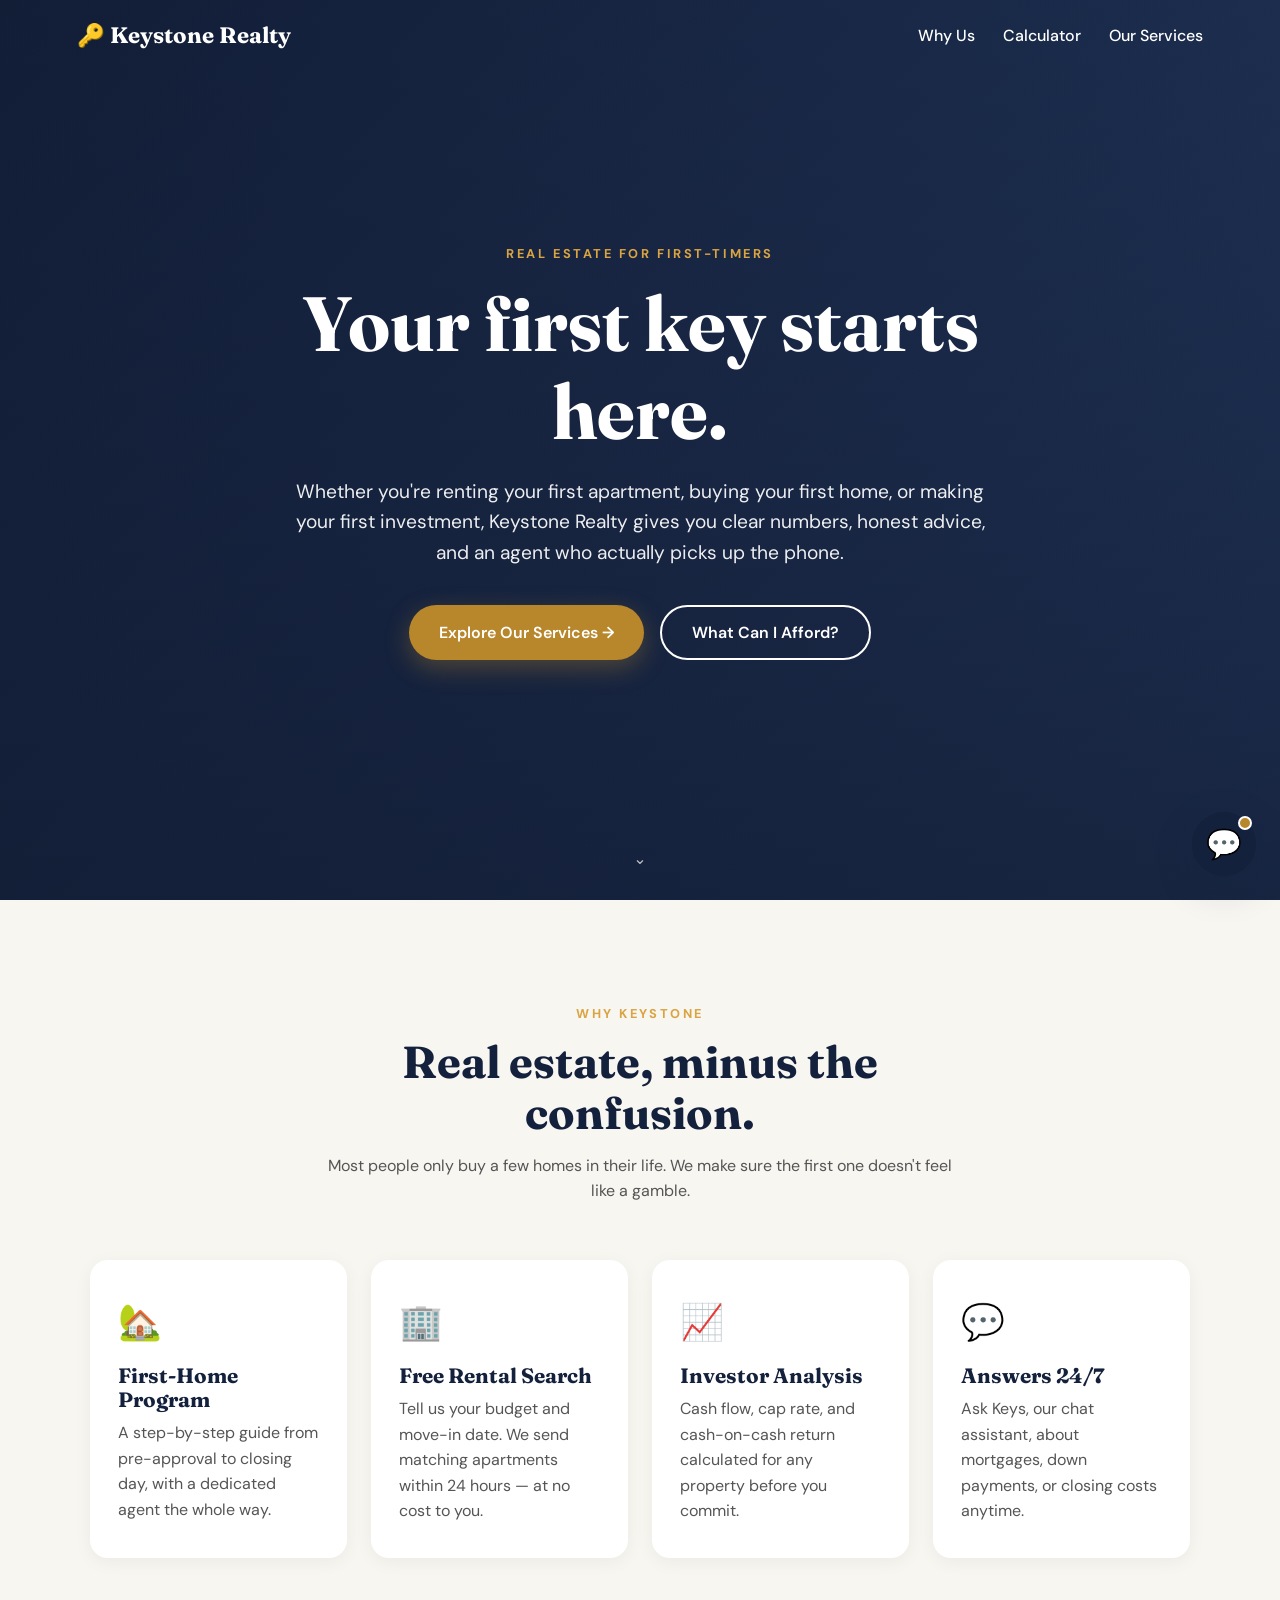
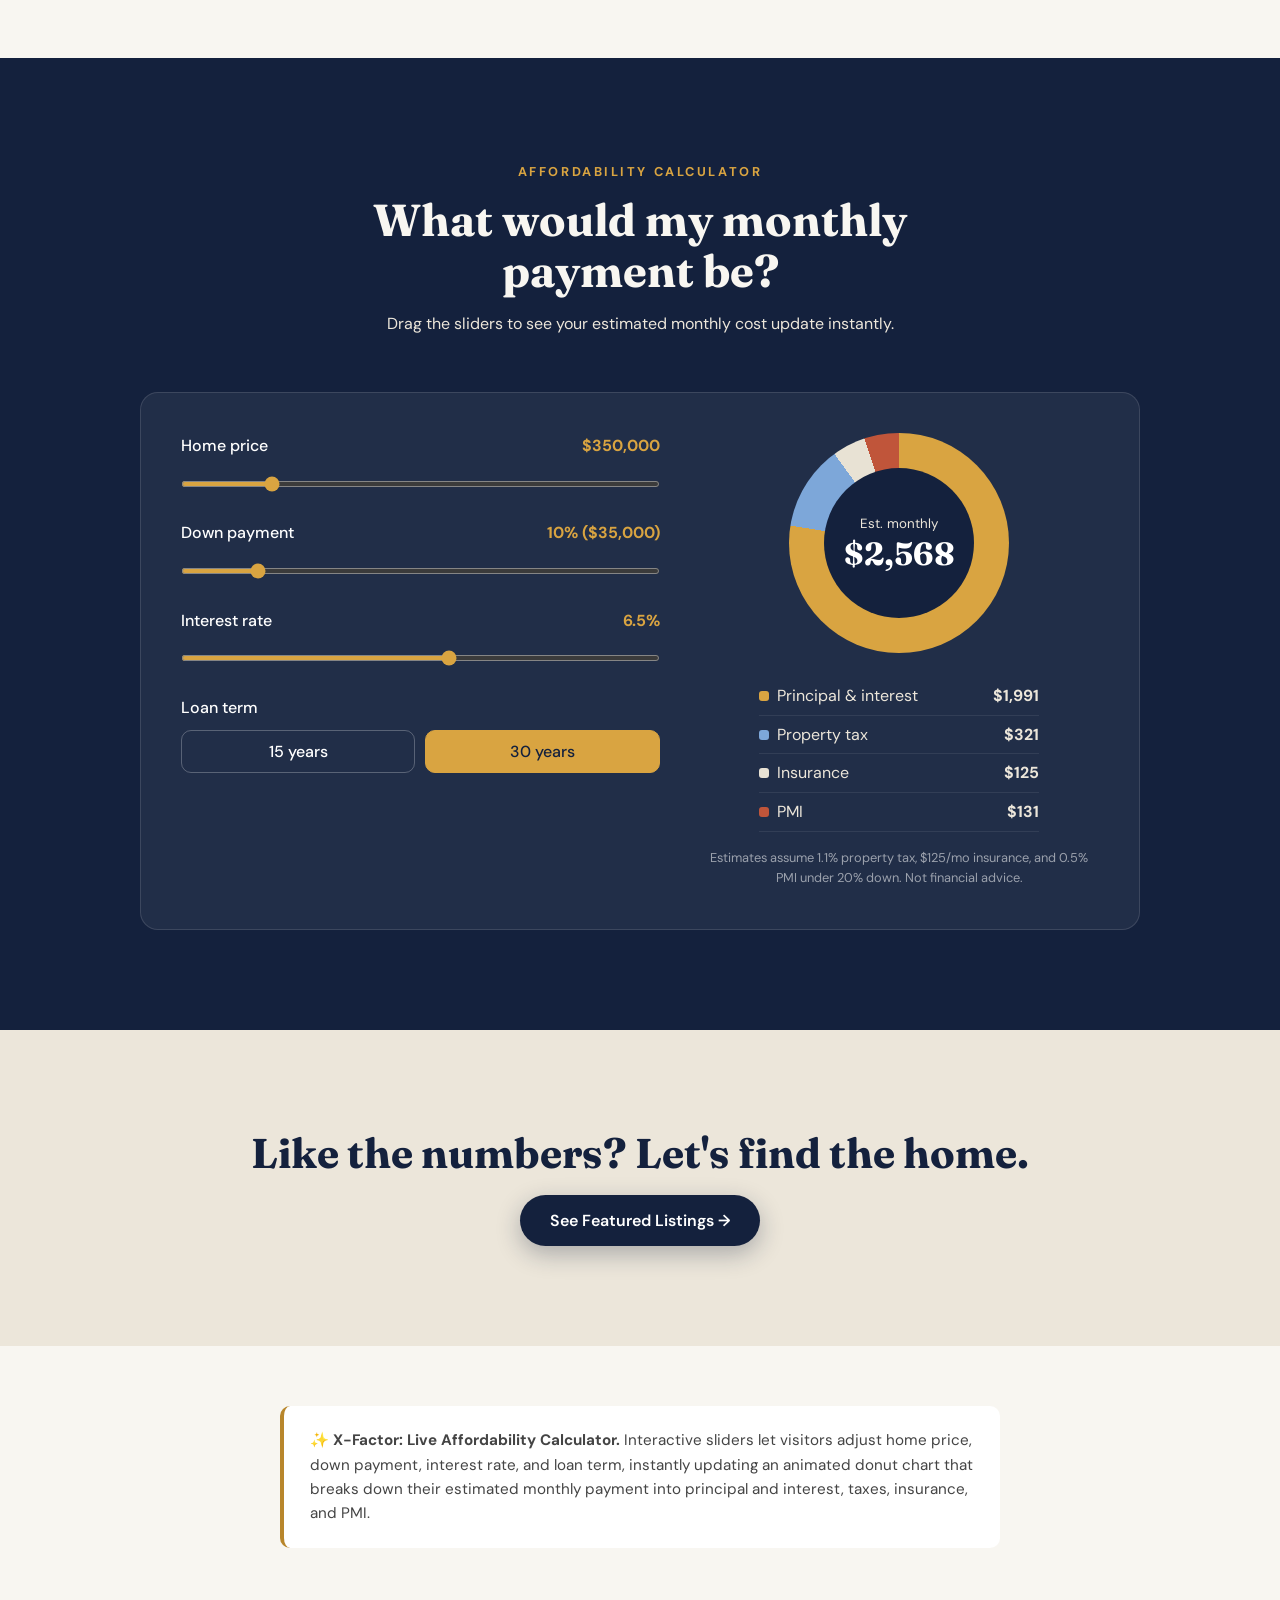
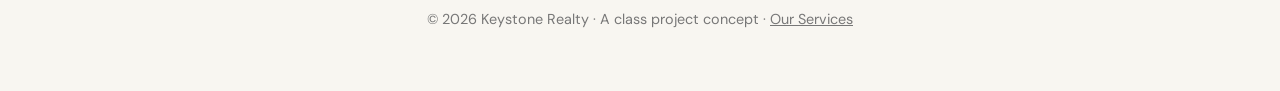
<file: index.html>
<!DOCTYPE html>
<html lang="en">
<head>
  <meta charset="UTF-8" />
  <meta name="viewport" content="width=device-width, initial-scale=1.0" />
  <title>Keystone Realty — Your First Key Starts Here</title>
  <meta name="description" content="Keystone Realty helps first-time buyers, renters, and new investors find the right home with clear numbers and honest advice." />
  <link rel="preconnect" href="https://fonts.googleapis.com" />
  <link rel="preconnect" href="https://fonts.gstatic.com" crossorigin />
  <link href="https://fonts.googleapis.com/css2?family=DM+Sans:wght@400;500;700&family=Fraunces:wght@600;700&display=swap" rel="stylesheet" />
  <link rel="stylesheet" href="style.css" />
  <link rel="icon" href="data:image/svg+xml,<svg xmlns='http://www.w3.org/2000/svg' viewBox='0 0 100 100'><text y='.9em' font-size='90'>🔑</text></svg>" />
</head>
<body>

  <nav class="nav" id="nav">
    <a href="index.html" class="logo">🔑 Keystone Realty</a>
    <ul>
      <li><a href="#features">Why Us</a></li>
      <li><a href="#calculator">Calculator</a></li>
      <li><a href="about.html">Our Services</a></li>
    </ul>
  </nav>

  <!-- ===== HERO: AI-generated video, autoplay + loop ===== -->
  <header class="hero">
    <!-- muted + playsinline are required for browsers to allow autoplay -->
    <video autoplay muted loop playsinline preload="auto">
      <source src="gemini_generated_video_db18c851.mp4" type="video/mp4" />
    </video>
    <div class="hero-content">
      <span class="eyebrow">Real estate for first-timers</span>
      <h1>Your first key starts here.</h1>
      <p>Whether you're renting your first apartment, buying your first home, or making your first investment, Keystone Realty gives you clear numbers, honest advice, and an agent who actually picks up the phone.</p>
      <div class="btns">
        <a href="about.html" class="btn">Explore Our Services →</a>
        <a href="#calculator" class="btn ghost">What Can I Afford?</a>
      </div>
    </div>
    <div class="scroll-hint">⌄</div>
  </header>

  <!-- ===== Features ===== -->
  <section id="features">
    <div class="section-head reveal">
      <span class="eyebrow">Why Keystone</span>
      <h2>Real estate, minus the confusion.</h2>
      <p>Most people only buy a few homes in their life. We make sure the first one doesn't feel like a gamble.</p>
    </div>
    <div class="features">
      <div class="card reveal"><div class="icon">🏡</div><h3>First-Home Program</h3><p>A step-by-step guide from pre-approval to closing day, with a dedicated agent the whole way.</p></div>
      <div class="card reveal"><div class="icon">🏢</div><h3>Free Rental Search</h3><p>Tell us your budget and move-in date. We send matching apartments within 24 hours — at no cost to you.</p></div>
      <div class="card reveal"><div class="icon">📈</div><h3>Investor Analysis</h3><p>Cash flow, cap rate, and cash-on-cash return calculated for any property before you commit.</p></div>
      <div class="card reveal"><div class="icon">💬</div><h3>Answers 24/7</h3><p>Ask Keys, our chat assistant, about mortgages, down payments, or closing costs anytime.</p></div>
    </div>
  </section>

  <!-- ===== X-FACTOR: Live mortgage calculator ===== -->
  <section id="calculator" class="quiz-wrap">
    <div class="section-head reveal">
      <span class="eyebrow">Affordability Calculator</span>
      <h2>What would my monthly payment be?</h2>
      <p>Drag the sliders to see your estimated monthly cost update instantly.</p>
    </div>
    <div class="calc reveal">
      <div>
        <div class="field">
          <label>Home price <output id="priceOut"></output></label>
          <input type="range" id="price" min="100000" max="1500000" step="5000" value="350000" />
        </div>
        <div class="field">
          <label>Down payment <output id="downOut"></output></label>
          <input type="range" id="down" min="3" max="50" step="1" value="10" />
        </div>
        <div class="field">
          <label>Interest rate <output id="rateOut"></output></label>
          <input type="range" id="rate" min="2" max="10" step="0.125" value="6.5" />
        </div>
        <div class="field">
          <label>Loan term</label>
          <div class="terms">
            <button type="button" data-y="15">15 years</button>
            <button type="button" data-y="30" class="active">30 years</button>
          </div>
        </div>
      </div>
      <div class="calc-out">
        <div class="donut" id="donut">
          <div class="donut-inner"><small>Est. monthly</small><strong id="total">$0</strong></div>
        </div>
        <ul class="legend">
          <li><span><i style="background:#d9a441"></i>Principal &amp; interest</span><b id="pi"></b></li>
          <li><span><i style="background:#7da7d9"></i>Property tax</span><b id="tax"></b></li>
          <li><span><i style="background:#e8e2d4"></i>Insurance</span><b id="ins"></b></li>
          <li><span><i style="background:#c0553a"></i>PMI</span><b id="pmi"></b></li>
        </ul>
        <p class="calc-note">Estimates assume 1.1% property tax, $125/mo insurance, and 0.5% PMI under 20% down. Not financial advice.</p>
      </div>
    </div>
  </section>

  <section class="cta-band">
    <div class="reveal">
      <h2>Like the numbers? Let's find the home.</h2>
      <a href="about.html#listings" class="btn green">See Featured Listings →</a>
    </div>
  </section>

  <!-- ===== X-Factor description (required, under 50 words) ===== -->
  <section style="padding-top:60px;padding-bottom:20px;">
    <div class="xfactor-note">
      <strong>✨ X-Factor: Live Affordability Calculator.</strong>
      Interactive sliders let visitors adjust home price, down payment, interest rate, and loan term, instantly updating an animated donut chart that breaks down their estimated monthly payment into principal and interest, taxes, insurance, and PMI.
    </div>
  </section>

  <footer>© 2026 Keystone Realty · A class project concept · <a href="about.html">Our Services</a></footer>

  <script>
    // Nav turns solid after scrolling past the hero
    const nav = document.getElementById("nav");
    addEventListener("scroll", () => nav.classList.toggle("solid", scrollY > innerHeight * 0.6));

    // Make sure the video starts even if a browser is slow to honor autoplay
    document.querySelector(".hero video").play().catch(() => {});

    // ---- Mortgage calculator ----
    const $ = id => document.getElementById(id);
    const money = n => "$" + Math.round(n).toLocaleString("en-US");
    let years = 30;

    function calc() {
      const price = +$("price").value, downPct = +$("down").value, rate = +$("rate").value;
      const loan = price * (1 - downPct / 100);
      const r = rate / 100 / 12, n = years * 12;
      const pi = r ? loan * r / (1 - Math.pow(1 + r, -n)) : loan / n;
      const tax = price * 0.011 / 12;
      const ins = 125;
      const pmi = downPct < 20 ? loan * 0.005 / 12 : 0;
      const total = pi + tax + ins + pmi;

      $("priceOut").textContent = money(price);
      $("downOut").textContent = `${downPct}% (${money(price * downPct / 100)})`;
      $("rateOut").textContent = rate.toFixed(3).replace(/0+$/, "").replace(/\.$/, "") + "%";
      $("pi").textContent = money(pi); $("tax").textContent = money(tax);
      $("ins").textContent = money(ins); $("pmi").textContent = money(pmi);
      $("total").textContent = money(total);

      // Donut chart with conic-gradient
      const a = pi / total * 360, b = a + tax / total * 360, c = b + ins / total * 360;
      $("donut").style.background =
        `conic-gradient(#d9a441 0 ${a}deg, #7da7d9 ${a}deg ${b}deg, #e8e2d4 ${b}deg ${c}deg, #c0553a ${c}deg 360deg)`;
    }
    ["price", "down", "rate"].forEach(id => $(id).addEventListener("input", calc));
    document.querySelectorAll(".terms button").forEach(btn => btn.onclick = () => {
      document.querySelectorAll(".terms button").forEach(b => b.classList.remove("active"));
      btn.classList.add("active"); years = +btn.dataset.y; calc();
    });
    calc();
  </script>

  <!-- LAB 3 CHATBOT EMBED: to use your own bot, paste its embed code here and remove the line below -->
  <script src="chatbot.js"></script>
</body>
</html>
</file>
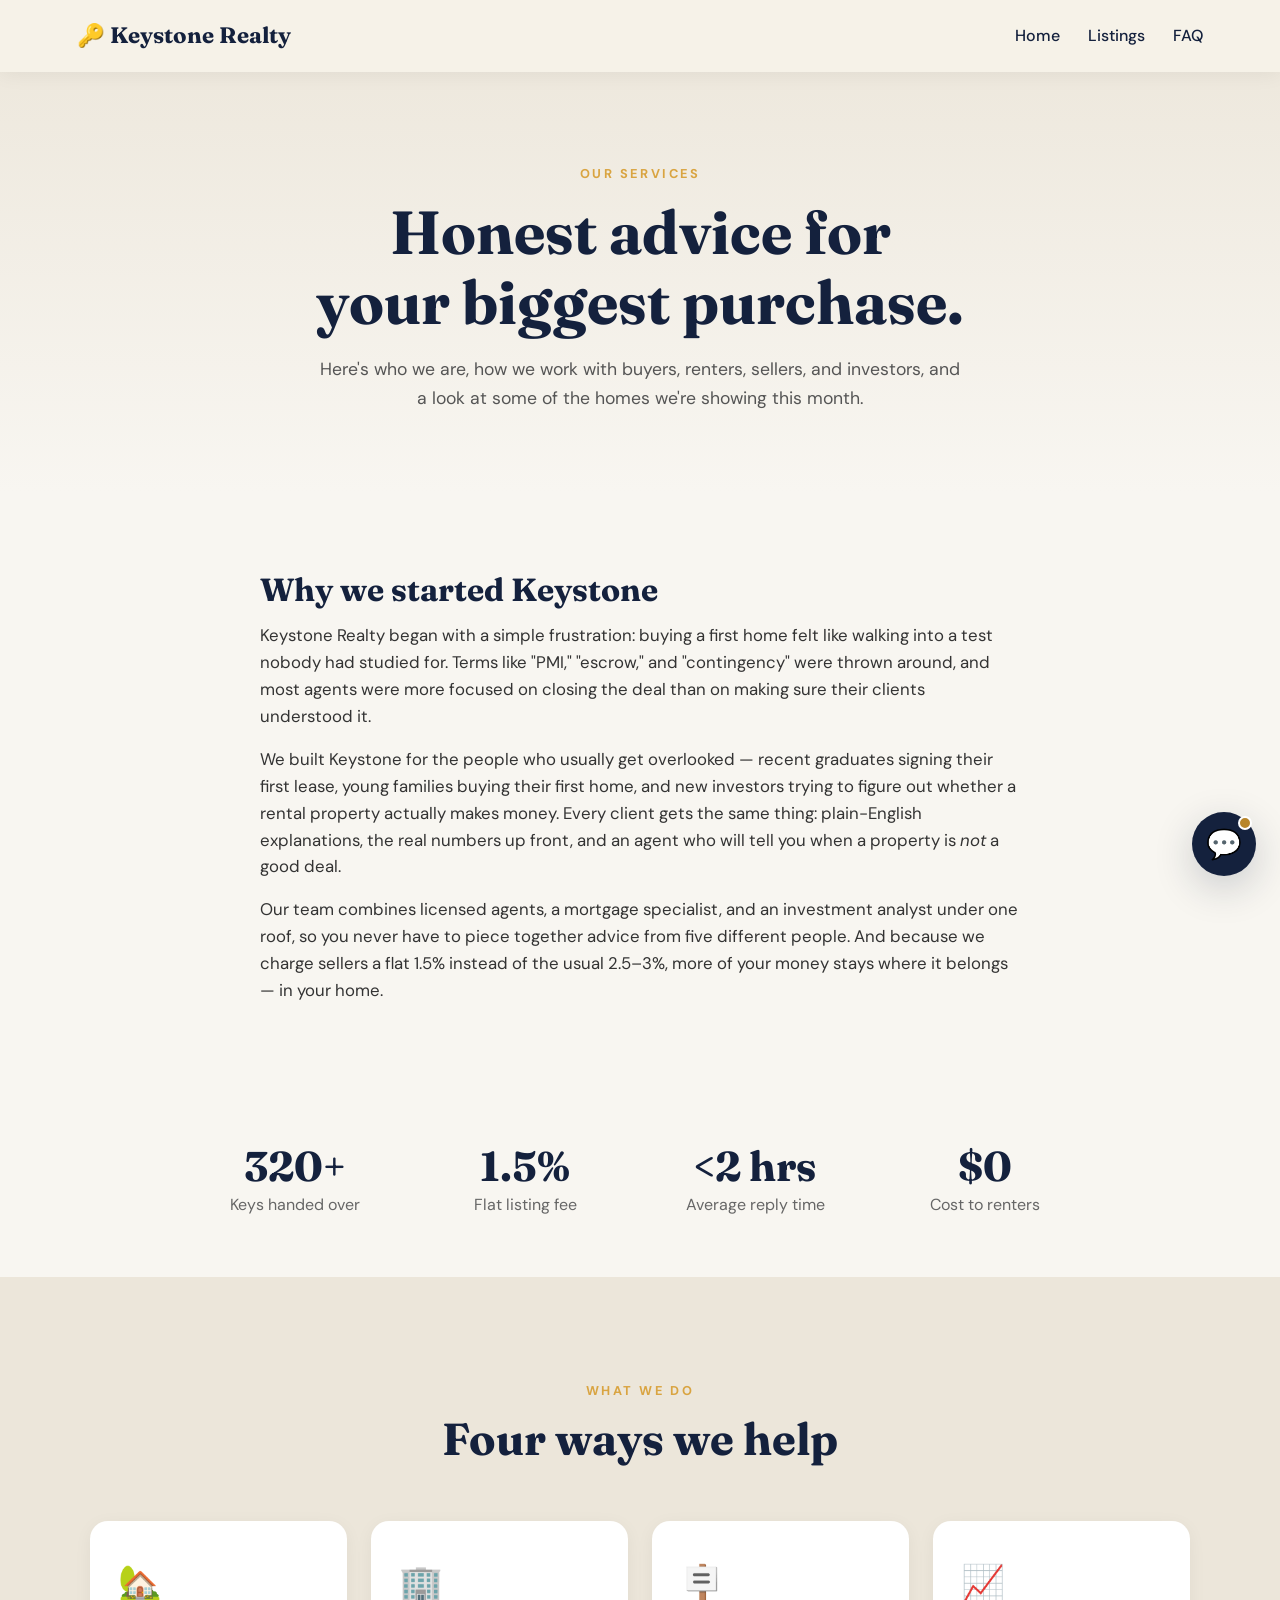
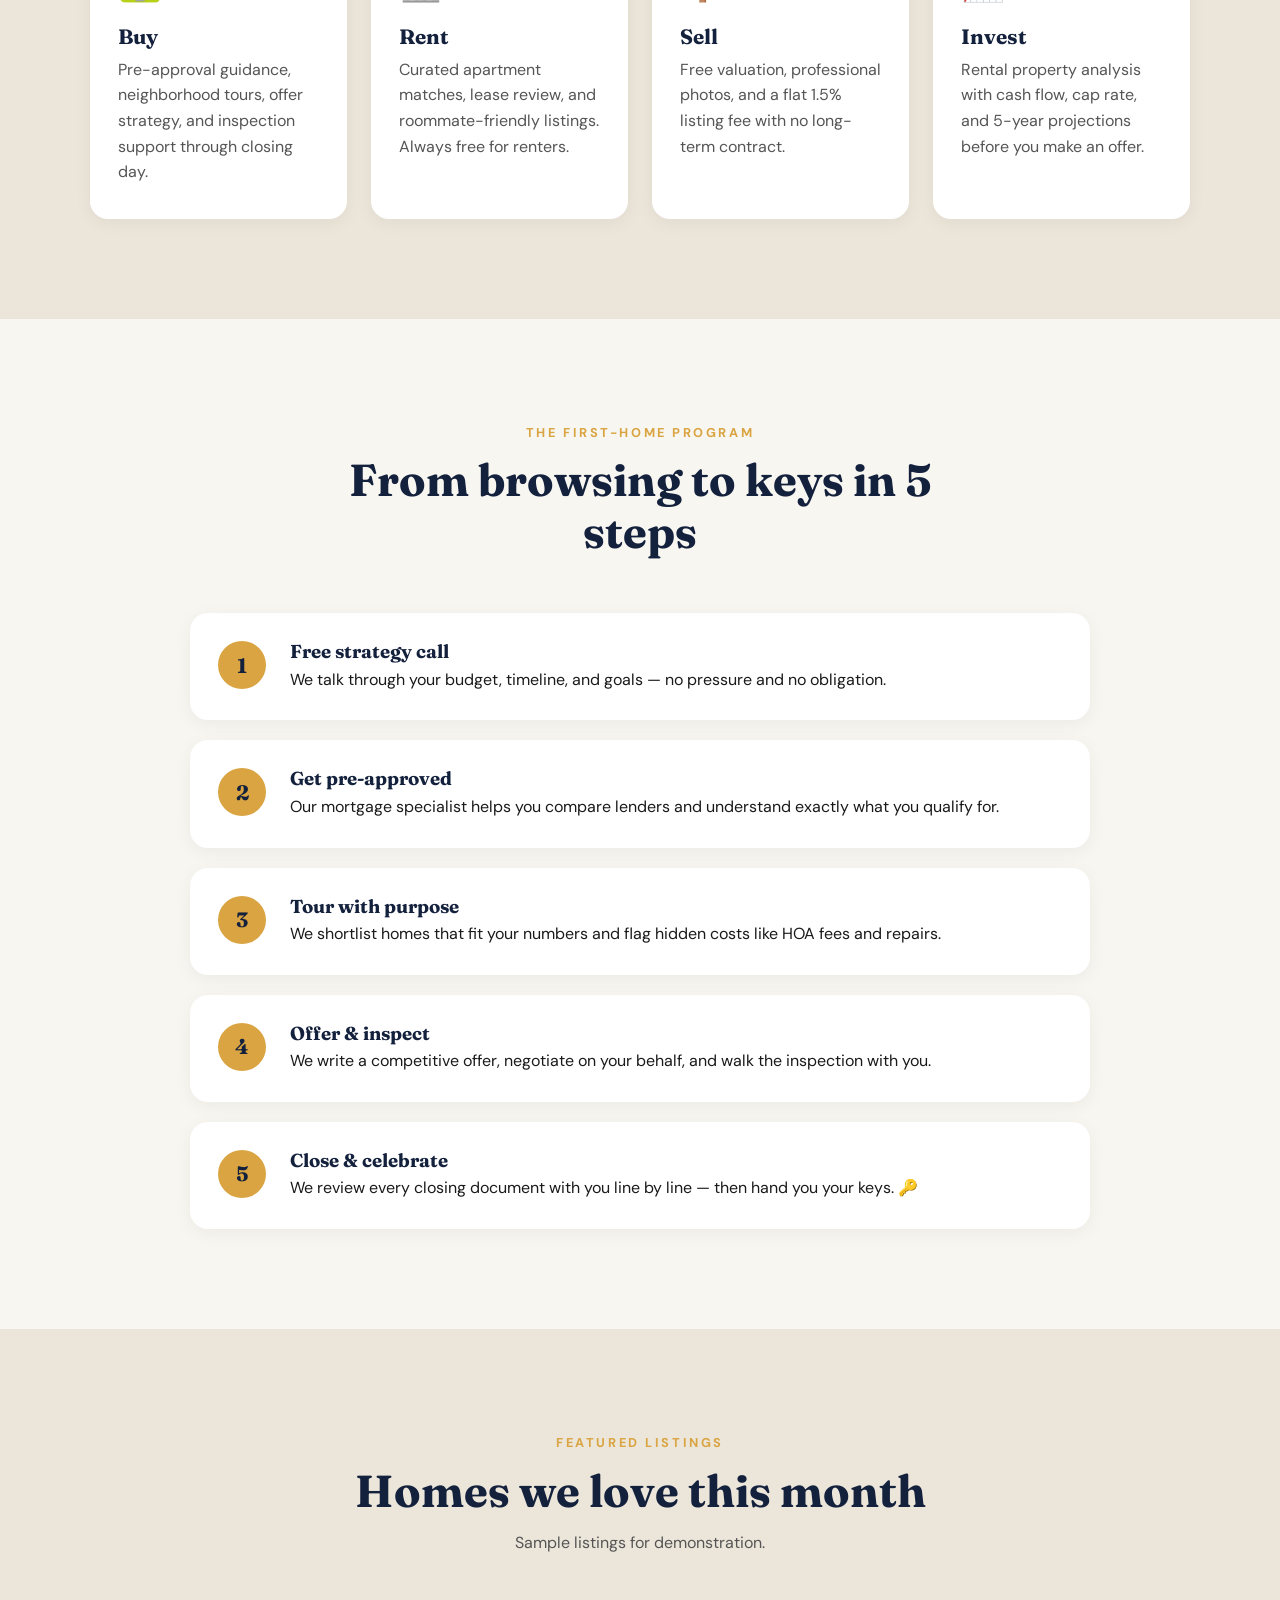
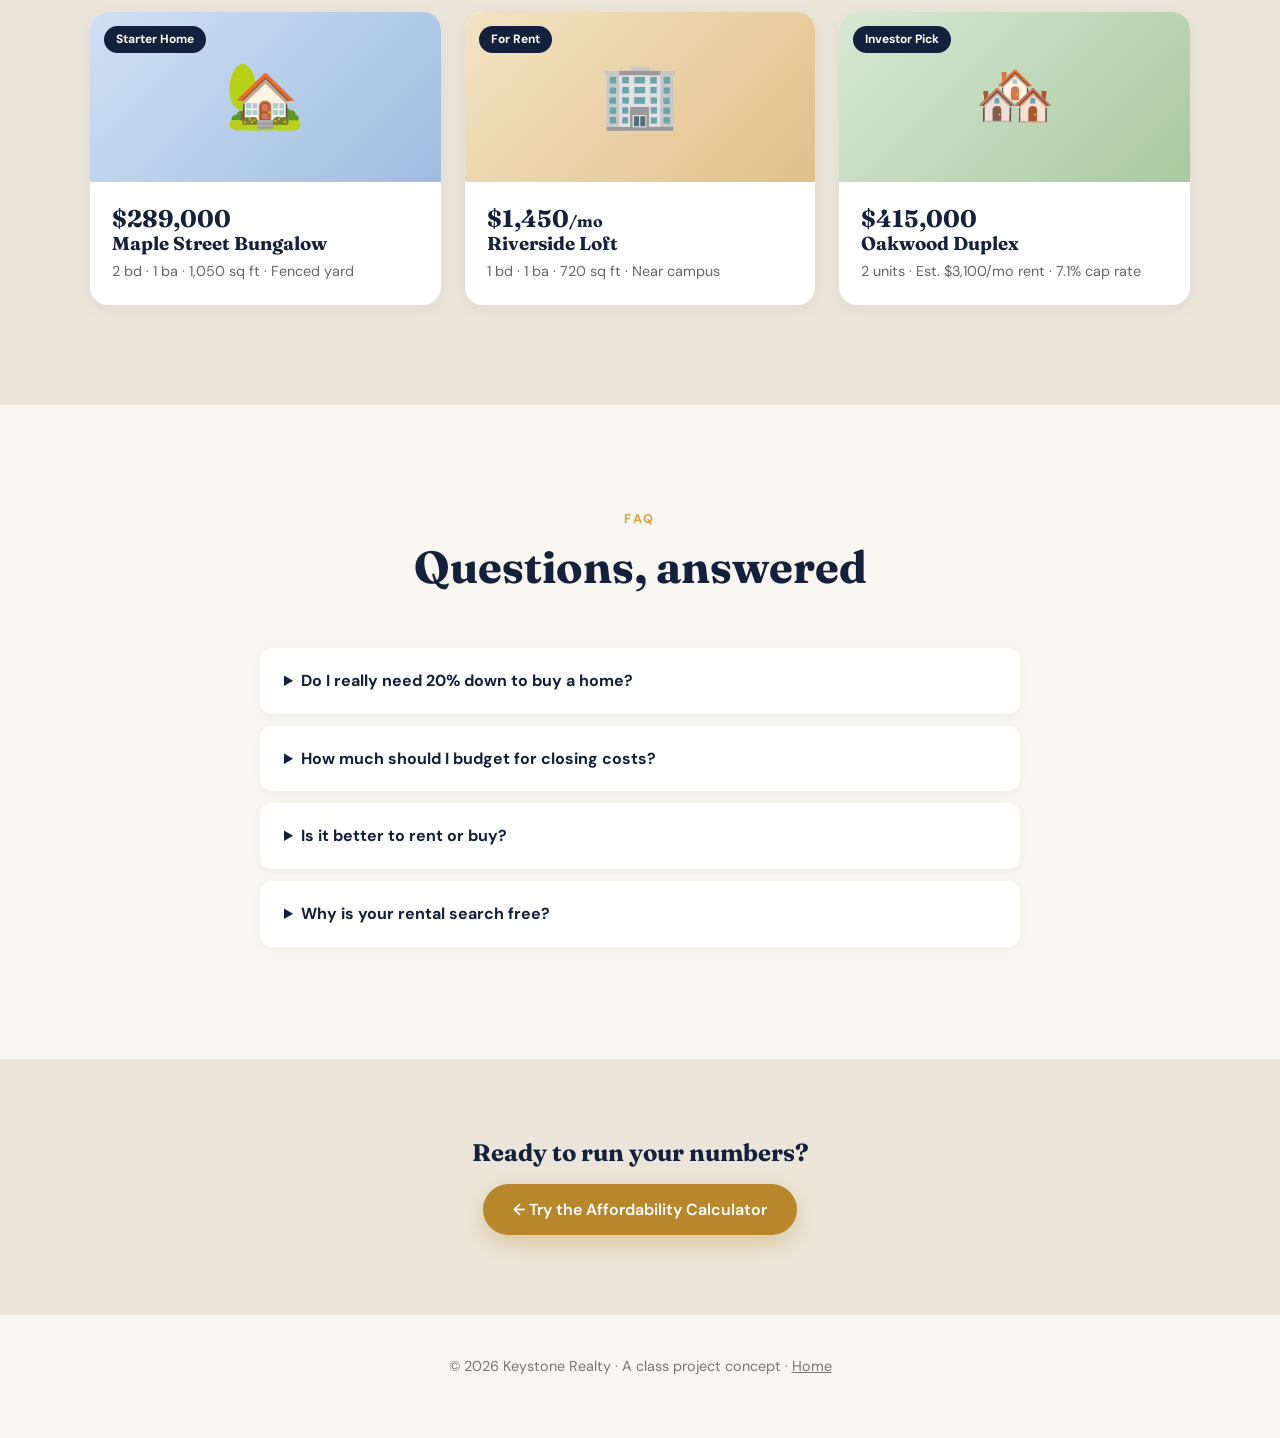
<file: about.html>
<!DOCTYPE html>
<html lang="en">
<head>
  <meta charset="UTF-8" />
  <meta name="viewport" content="width=device-width, initial-scale=1.0" />
  <title>Our Services — Keystone Realty</title>
  <link rel="preconnect" href="https://fonts.googleapis.com" />
  <link rel="preconnect" href="https://fonts.gstatic.com" crossorigin />
  <link href="https://fonts.googleapis.com/css2?family=DM+Sans:wght@400;500;700&family=Fraunces:wght@600;700&display=swap" rel="stylesheet" />
  <link rel="stylesheet" href="style.css" />
  <link rel="icon" href="data:image/svg+xml,<svg xmlns='http://www.w3.org/2000/svg' viewBox='0 0 100 100'><text y='.9em' font-size='90'>🔑</text></svg>" />
</head>
<body>

  <nav class="nav light">
    <a href="index.html" class="logo">🔑 Keystone Realty</a>
    <ul>
      <li><a href="index.html">Home</a></li>
      <li><a href="#listings">Listings</a></li>
      <li><a href="#faq">FAQ</a></li>
    </ul>
  </nav>

  <header class="page-hero">
    <span class="eyebrow">Our Services</span>
    <h1>Honest advice for<br />your biggest purchase.</h1>
    <p>Here's who we are, how we work with buyers, renters, sellers, and investors, and a look at some of the homes we're showing this month.</p>
  </header>

  <!-- ===== Our Story ===== -->
  <section style="padding-top:40px">
    <div class="story reveal">
      <h2>Why we started Keystone</h2>
      <p>Keystone Realty began with a simple frustration: buying a first home felt like walking into a test nobody had studied for. Terms like "PMI," "escrow," and "contingency" were thrown around, and most agents were more focused on closing the deal than on making sure their clients understood it.</p>
      <p>We built Keystone for the people who usually get overlooked — recent graduates signing their first lease, young families buying their first home, and new investors trying to figure out whether a rental property actually makes money. Every client gets the same thing: plain-English explanations, the real numbers up front, and an agent who will tell you when a property is <em>not</em> a good deal.</p>
      <p>Our team combines licensed agents, a mortgage specialist, and an investment analyst under one roof, so you never have to piece together advice from five different people. And because we charge sellers a flat 1.5% instead of the usual 2.5–3%, more of your money stays where it belongs — in your home.</p>
    </div>
  </section>

  <section style="padding-top:20px;padding-bottom:60px">
    <div class="stats reveal">
      <div><strong>320+</strong><span>Keys handed over</span></div>
      <div><strong>1.5%</strong><span>Flat listing fee</span></div>
      <div><strong>&lt;2 hrs</strong><span>Average reply time</span></div>
      <div><strong>$0</strong><span>Cost to renters</span></div>
    </div>
  </section>

  <!-- ===== Services ===== -->
  <section style="background:var(--sand)">
    <div class="section-head reveal">
      <span class="eyebrow">What we do</span>
      <h2>Four ways we help</h2>
    </div>
    <div class="features">
      <div class="card reveal"><div class="icon">🏡</div><h3>Buy</h3><p>Pre-approval guidance, neighborhood tours, offer strategy, and inspection support through closing day.</p></div>
      <div class="card reveal"><div class="icon">🏢</div><h3>Rent</h3><p>Curated apartment matches, lease review, and roommate-friendly listings. Always free for renters.</p></div>
      <div class="card reveal"><div class="icon">🪧</div><h3>Sell</h3><p>Free valuation, professional photos, and a flat 1.5% listing fee with no long-term contract.</p></div>
      <div class="card reveal"><div class="icon">📈</div><h3>Invest</h3><p>Rental property analysis with cash flow, cap rate, and 5-year projections before you make an offer.</p></div>
    </div>
  </section>

  <!-- ===== Process ===== -->
  <section>
    <div class="section-head reveal">
      <span class="eyebrow">The First-Home Program</span>
      <h2>From browsing to keys in 5 steps</h2>
    </div>
    <div class="steps">
      <div class="step reveal"><div><h3>Free strategy call</h3><p>We talk through your budget, timeline, and goals — no pressure and no obligation.</p></div></div>
      <div class="step reveal"><div><h3>Get pre-approved</h3><p>Our mortgage specialist helps you compare lenders and understand exactly what you qualify for.</p></div></div>
      <div class="step reveal"><div><h3>Tour with purpose</h3><p>We shortlist homes that fit your numbers and flag hidden costs like HOA fees and repairs.</p></div></div>
      <div class="step reveal"><div><h3>Offer &amp; inspect</h3><p>We write a competitive offer, negotiate on your behalf, and walk the inspection with you.</p></div></div>
      <div class="step reveal"><div><h3>Close &amp; celebrate</h3><p>We review every closing document with you line by line — then hand you your keys. 🔑</p></div></div>
    </div>
  </section>

  <!-- ===== Featured listings (sample) ===== -->
  <section id="listings" style="background:var(--sand)">
    <div class="section-head reveal">
      <span class="eyebrow">Featured Listings</span>
      <h2>Homes we love this month</h2>
      <p>Sample listings for demonstration.</p>
    </div>
    <div class="listings">
      <div class="listing reveal">
        <div class="img" style="background:linear-gradient(135deg,#cfe0f3,#9fbde0)"><span class="badge">Starter Home</span>🏡</div>
        <div class="info"><div class="price">$289,000</div><h3>Maple Street Bungalow</h3><div class="meta">2 bd · 1 ba · 1,050 sq ft · Fenced yard</div></div>
      </div>
      <div class="listing reveal">
        <div class="img" style="background:linear-gradient(135deg,#f3e3c4,#e0c08a)"><span class="badge">For Rent</span>🏢</div>
        <div class="info"><div class="price">$1,450<small style="font-size:1rem">/mo</small></div><h3>Riverside Loft</h3><div class="meta">1 bd · 1 ba · 720 sq ft · Near campus</div></div>
      </div>
      <div class="listing reveal">
        <div class="img" style="background:linear-gradient(135deg,#d8e8d4,#a9c9a0)"><span class="badge">Investor Pick</span>🏘️</div>
        <div class="info"><div class="price">$415,000</div><h3>Oakwood Duplex</h3><div class="meta">2 units · Est. $3,100/mo rent · 7.1% cap rate</div></div>
      </div>
    </div>
  </section>

  <!-- ===== FAQ ===== -->
  <section id="faq">
    <div class="section-head reveal">
      <span class="eyebrow">FAQ</span>
      <h2>Questions, answered</h2>
    </div>
    <div class="faq reveal">
      <details><summary>Do I really need 20% down to buy a home?</summary><p>No. FHA loans can start at 3.5% down and many conventional loans at 3–5%. With less than 20% down you'll usually pay PMI until you reach 20% equity.</p></details>
      <details><summary>How much should I budget for closing costs?</summary><p>Plan for roughly 2–5% of the purchase price. We'll give you an itemized estimate before you make an offer.</p></details>
      <details><summary>Is it better to rent or buy?</summary><p>It depends on how long you plan to stay. As a rough guide, buying usually makes more sense if you'll stay five years or longer. We'll run both scenarios with your real numbers.</p></details>
      <details><summary>Why is your rental search free?</summary><p>Landlords pay our fee when we place a tenant, so renters never pay us anything.</p></details>
    </div>
  </section>

  <section style="text-align:center;padding:80px 6vw;background:var(--sand)">
    <h2 style="margin-bottom:18px">Ready to run your numbers?</h2>
    <a href="index.html#calculator" class="btn">← Try the Affordability Calculator</a>
  </section>

  <footer>© 2026 Keystone Realty · A class project concept · <a href="index.html">Home</a></footer>

  <!-- LAB 3 CHATBOT EMBED: to use your own bot, paste its embed code here and remove the line below -->
  <script src="chatbot.js"></script>
</body>
</html>
</file>
<file: style.css>
/* ===== Keystone Realty — shared styles ===== */
:root {
  --forest: #14213d;   /* navy */
  --moss: #2e4a7a;
  --leaf: #d9a441;     /* gold */
  --cream: #f8f6f1;
  --sand: #ece6da;
  --ink: #1a1a1a;
  --terracotta: #b8862b;
  --radius: 18px;
  --shadow: 0 12px 40px rgba(20, 33, 61, 0.2);
}

* { box-sizing: border-box; margin: 0; padding: 0; }
html { scroll-behavior: smooth; }
body {
  font-family: "DM Sans", system-ui, sans-serif;
  background: var(--cream);
  color: var(--ink);
  line-height: 1.6;
}
h1, h2, h3 { font-family: "Fraunces", Georgia, serif; line-height: 1.15; color: var(--forest); }
a { color: inherit; }
img { max-width: 100%; display: block; }

/* ---------- Nav ---------- */
.nav {
  position: fixed; inset: 0 0 auto 0; z-index: 50;
  display: flex; justify-content: space-between; align-items: center;
  padding: 18px 6vw;
  transition: background .3s, box-shadow .3s;
}
.nav.solid, .nav.light { background: rgba(247, 243, 233, .94); backdrop-filter: blur(8px); box-shadow: 0 2px 20px rgba(0,0,0,.06); }
.logo { font-family: "Fraunces", serif; font-weight: 700; font-size: 1.4rem; text-decoration: none; color: #fff; }
.nav.solid .logo, .nav.light .logo { color: var(--forest); }
.nav ul { display: flex; gap: 28px; list-style: none; }
.nav ul a { text-decoration: none; color: #fff; font-weight: 500; }
.nav.solid ul a, .nav.light ul a { color: var(--forest); }
.nav ul a:hover { color: var(--leaf); }

/* ---------- Buttons ---------- */
.btn {
  display: inline-flex; align-items: center; gap: 10px;
  padding: 15px 30px; border-radius: 999px; border: none;
  background: var(--terracotta); color: #fff;
  font: 600 1rem "DM Sans", sans-serif; text-decoration: none; cursor: pointer;
  box-shadow: 0 8px 24px rgba(184, 134, 43, .35);
  transition: transform .2s, box-shadow .2s, background .2s;
}
.btn:hover { transform: translateY(-3px); box-shadow: 0 14px 30px rgba(184, 134, 43, .45); }
.btn.ghost { background: transparent; border: 2px solid currentColor; box-shadow: none; }
.btn.green { background: var(--forest); box-shadow: 0 8px 24px rgba(20,33,61,.3); }

/* ---------- Hero with video ---------- */
.hero {
  position: relative; min-height: 100vh;
  display: flex; align-items: center; justify-content: center; text-align: center;
  overflow: hidden; color: #fff;
  background: linear-gradient(135deg, var(--forest), var(--moss)); /* shows if video is missing */
}
.hero video {
  position: absolute; inset: 0; width: 100%; height: 100%; object-fit: cover; z-index: 0;
}
.hero::after {
  content: ""; position: absolute; inset: 0; z-index: 1;
  background: linear-gradient(180deg, rgba(14,22,42,.35) 0%, rgba(14,22,42,.7) 100%);
}
.hero-content { position: relative; z-index: 2; max-width: 760px; padding: 0 24px; }
.eyebrow { text-transform: uppercase; letter-spacing: .2em; font-size: .8rem; font-weight: 700; color: var(--leaf); }
.hero h1 { color: #fff; font-size: clamp(2.6rem, 6vw, 4.8rem); margin: 14px 0 20px; }
.hero p { font-size: 1.2rem; opacity: .92; margin-bottom: 36px; }
.hero .btns { display: flex; gap: 16px; justify-content: center; flex-wrap: wrap; }
.scroll-hint { position: absolute; bottom: 28px; left: 50%; transform: translateX(-50%); z-index: 2; color: #fff; opacity: .7; animation: bob 2s infinite; }
@keyframes bob { 50% { transform: translate(-50%, 8px); } }

/* ---------- Sections ---------- */
section { padding: 100px 6vw; }
.section-head { text-align: center; max-width: 640px; margin: 0 auto 56px; }
.section-head h2 { font-size: clamp(2rem, 4vw, 2.8rem); margin: 10px 0 14px; }
.section-head p { color: #555; }

.features { display: grid; grid-template-columns: repeat(auto-fit, minmax(240px, 1fr)); gap: 24px; max-width: 1100px; margin: auto; }
.card {
  background: #fff; border-radius: var(--radius); padding: 34px 28px;
  box-shadow: 0 4px 18px rgba(0,0,0,.05); transition: transform .3s, box-shadow .3s;
}
.card:hover { transform: translateY(-6px); box-shadow: var(--shadow); }
.card .icon { font-size: 2.2rem; margin-bottom: 14px; }
.card h3 { font-size: 1.3rem; margin-bottom: 8px; }
.card p { color: #555; }

/* ---------- Dark section (calculator) ---------- */
.quiz-wrap { background: var(--forest); color: var(--cream); }
.quiz-wrap h2 { color: var(--cream); }
.quiz-wrap .section-head p { color: var(--sand); }
.quiz {
  max-width: 680px; margin: auto; background: rgba(255,255,255,.06);
  border: 1px solid rgba(255,255,255,.12); border-radius: var(--radius); padding: 40px;
}
.quiz .progress { height: 6px; background: rgba(255,255,255,.15); border-radius: 99px; margin-bottom: 28px; overflow: hidden; }
.quiz .bar { height: 100%; width: 0; background: var(--leaf); transition: width .4s; }
.quiz h3 { color: #fff; font-size: 1.5rem; margin-bottom: 22px; }
.options { display: grid; gap: 12px; }
.option {
  text-align: left; padding: 16px 20px; border-radius: 12px; cursor: pointer;
  background: rgba(255,255,255,.08); border: 1px solid rgba(255,255,255,.18); color: #fff;
  font: 500 1rem "DM Sans", sans-serif; transition: background .2s, transform .2s;
}
.option:hover { background: var(--leaf); color: var(--forest); transform: translateX(6px); }
.result { text-align: center; animation: pop .5s ease; }
.result .big { font-size: 4.5rem; }
.result h3 { margin: 8px 0; }
.result p { color: var(--sand); margin-bottom: 24px; }
@keyframes pop { from { opacity: 0; transform: scale(.9); } }

/* ---------- Mortgage calculator (X-Factor) ---------- */
.calc { max-width: 1000px; margin: auto; display: grid; grid-template-columns: 1.2fr 1fr; gap: 40px;
  background: rgba(255,255,255,.06); border: 1px solid rgba(255,255,255,.12); border-radius: var(--radius); padding: 40px; }
.field { margin-bottom: 26px; }
.field label { display: flex; justify-content: space-between; font-weight: 500; margin-bottom: 10px; color: #fff; }
.field label output { color: var(--leaf); font-weight: 700; }
.field input[type=range] { width: 100%; accent-color: var(--leaf); height: 6px; cursor: pointer; }
.terms { display: flex; gap: 10px; }
.terms button { flex: 1; padding: 10px; border-radius: 10px; border: 1px solid rgba(255,255,255,.25); background: none; color: #fff; font: 500 1rem "DM Sans", sans-serif; cursor: pointer; }
.terms button.active { background: var(--leaf); color: var(--forest); border-color: var(--leaf); }
.calc-out { text-align: center; display: flex; flex-direction: column; align-items: center; justify-content: center; }
.donut { width: 220px; height: 220px; border-radius: 50%; display: grid; place-items: center; transition: background .4s; }
.donut-inner { width: 150px; height: 150px; border-radius: 50%; background: var(--forest); display: grid; place-content: center; }
.donut-inner small { color: var(--sand); }
.donut-inner strong { font: 700 2rem "Fraunces", serif; color: #fff; }
.legend { list-style: none; margin-top: 24px; width: 100%; max-width: 280px; }
.legend li { display: flex; justify-content: space-between; padding: 6px 0; color: var(--sand); border-bottom: 1px solid rgba(255,255,255,.08); }
.legend i { display: inline-block; width: 10px; height: 10px; border-radius: 3px; margin-right: 8px; }
.calc-note { font-size: .8rem; color: rgba(255,255,255,.55); margin-top: 16px; }

/* ---------- Listings ---------- */
.listings { display: grid; grid-template-columns: repeat(auto-fit, minmax(260px, 1fr)); gap: 24px; max-width: 1100px; margin: auto; }
.listing { background: #fff; border-radius: var(--radius); overflow: hidden; box-shadow: 0 4px 18px rgba(0,0,0,.06); transition: transform .3s, box-shadow .3s; }
.listing:hover { transform: translateY(-6px); box-shadow: var(--shadow); }
.listing .img { height: 170px; display: grid; place-items: center; font-size: 4rem; position: relative; }
.listing .badge { position: absolute; top: 14px; left: 14px; background: var(--forest); color: #fff; font-size: .75rem; font-weight: 700; padding: 4px 12px; border-radius: 99px; }
.listing .info { padding: 22px; }
.listing .price { font: 700 1.5rem "Fraunces", serif; color: var(--forest); }
.listing .meta { color: #666; font-size: .9rem; margin-top: 6px; }

.stats { display: grid; grid-template-columns: repeat(auto-fit, minmax(160px, 1fr)); gap: 20px; max-width: 900px; margin: 0 auto; text-align: center; }
.stats strong { display: block; font: 700 2.6rem "Fraunces", serif; color: var(--forest); }
.stats span { color: #666; }

/* ---------- CTA band ---------- */
.cta-band { text-align: center; background: var(--sand); }
.cta-band h2 { font-size: clamp(1.8rem, 3.5vw, 2.6rem); margin-bottom: 18px; }

/* ---------- X-Factor note + footer ---------- */
.xfactor-note {
  max-width: 720px; margin: 0 auto; padding: 22px 26px; border-left: 4px solid var(--terracotta);
  background: #fff; border-radius: 10px; font-size: .95rem; color: #444;
}
footer { text-align: center; padding: 40px 6vw 60px; color: #777; font-size: .9rem; }

/* ---------- About page ---------- */
.page-hero { padding: 160px 6vw 80px; text-align: center; background: linear-gradient(180deg, var(--sand), var(--cream)); }
.page-hero h1 { font-size: clamp(2.4rem, 5vw, 3.8rem); margin: 12px 0 18px; }
.page-hero p { max-width: 640px; margin: auto; color: #555; font-size: 1.1rem; }
.story { max-width: 760px; margin: auto; }
.story h2 { font-size: 2rem; margin: 40px 0 14px; }
.story p { margin-bottom: 16px; color: #333; font-size: 1.05rem; }
.steps { display: grid; gap: 20px; max-width: 900px; margin: auto; counter-reset: step; }
.step { display: flex; gap: 24px; align-items: flex-start; background: #fff; padding: 28px; border-radius: var(--radius); box-shadow: 0 4px 18px rgba(0,0,0,.05); }
.step::before {
  counter-increment: step; content: counter(step);
  flex: none; width: 48px; height: 48px; border-radius: 50%; display: grid; place-items: center;
  background: var(--leaf); color: var(--forest); font: 700 1.3rem "Fraunces", serif;
}
.step h3 { margin-bottom: 4px; }
.plans { display: grid; grid-template-columns: repeat(auto-fit, minmax(250px, 1fr)); gap: 24px; max-width: 1000px; margin: auto; }
.plan { background: #fff; border-radius: var(--radius); padding: 36px 30px; text-align: center; box-shadow: 0 4px 18px rgba(0,0,0,.05); position: relative; }
.plan.featured { background: var(--forest); color: var(--cream); transform: scale(1.04); box-shadow: var(--shadow); }
.plan.featured h3 { color: var(--cream); }
.plan .tag { position: absolute; top: -12px; left: 50%; transform: translateX(-50%); background: var(--terracotta); color: #fff; padding: 4px 14px; border-radius: 99px; font-size: .75rem; font-weight: 700; }
.plan .price { font: 700 2.6rem "Fraunces", serif; margin: 12px 0; }
.plan .price small { font-size: 1rem; font-weight: 400; }
.plan ul { list-style: none; margin: 20px 0 28px; text-align: left; }
.plan li { padding: 6px 0; }
.plan li::before { content: "✓  "; color: var(--leaf); font-weight: 700; }
.faq { max-width: 760px; margin: auto; }
.faq details { background: #fff; border-radius: 12px; padding: 20px 24px; margin-bottom: 12px; box-shadow: 0 2px 10px rgba(0,0,0,.04); }
.faq summary { font-weight: 700; cursor: pointer; color: var(--forest); }
.faq details p { margin-top: 12px; color: #555; }

/* ---------- Scroll reveal ---------- */
.reveal { opacity: 0; transform: translateY(30px); transition: opacity .8s ease, transform .8s ease; }
.reveal.visible { opacity: 1; transform: none; }

/* ---------- Chatbot ---------- */
.chat-toggle {
  position: fixed; right: 24px; bottom: 24px; z-index: 100;
  width: 64px; height: 64px; border-radius: 50%; border: none; cursor: pointer;
  background: var(--forest); color: #fff; font-size: 1.8rem; box-shadow: var(--shadow);
  transition: transform .2s;
}
.chat-toggle:hover { transform: scale(1.08); }
.chat-toggle .dot { position: absolute; top: 4px; right: 4px; width: 14px; height: 14px; background: var(--terracotta); border-radius: 50%; border: 2px solid #fff; }
.chat-panel {
  position: fixed; right: 24px; bottom: 100px; z-index: 100;
  width: min(370px, calc(100vw - 32px)); height: min(540px, calc(100vh - 140px));
  background: #fff; border-radius: 20px; box-shadow: 0 20px 60px rgba(0,0,0,.25);
  display: flex; flex-direction: column; overflow: hidden;
  transform-origin: bottom right; transform: scale(.6); opacity: 0; pointer-events: none;
  transition: transform .25s ease, opacity .25s ease;
}
.chat-panel.open { transform: scale(1); opacity: 1; pointer-events: auto; }
.chat-head { background: var(--forest); color: #fff; padding: 16px 20px; display: flex; align-items: center; gap: 12px; }
.chat-head .avatar { width: 40px; height: 40px; border-radius: 50%; background: var(--leaf); display: grid; place-items: center; font-size: 1.3rem; }
.chat-head strong { display: block; }
.chat-head small { opacity: .75; }
.chat-head button { margin-left: auto; background: none; border: none; color: #fff; font-size: 1.4rem; cursor: pointer; }
.chat-body { flex: 1; overflow-y: auto; padding: 18px; display: flex; flex-direction: column; gap: 10px; background: var(--cream); }
.msg { max-width: 82%; padding: 10px 14px; border-radius: 16px; font-size: .95rem; animation: pop .25s ease; white-space: pre-line; }
.msg.bot { background: #fff; border-bottom-left-radius: 4px; align-self: flex-start; box-shadow: 0 1px 4px rgba(0,0,0,.06); }
.msg.user { background: var(--moss); color: #fff; border-bottom-right-radius: 4px; align-self: flex-end; }
.typing span { display: inline-block; width: 7px; height: 7px; margin: 0 2px; background: #999; border-radius: 50%; animation: blink 1.2s infinite; }
.typing span:nth-child(2) { animation-delay: .2s; } .typing span:nth-child(3) { animation-delay: .4s; }
@keyframes blink { 50% { opacity: .2; } }
.chips { display: flex; flex-wrap: wrap; gap: 6px; padding: 10px 14px 0; background: #fff; }
.chip { border: 1px solid var(--moss); background: none; color: var(--moss); border-radius: 99px; padding: 5px 12px; font-size: .8rem; cursor: pointer; }
.chip:hover { background: var(--moss); color: #fff; }
.chat-input { display: flex; gap: 8px; padding: 12px 14px 14px; background: #fff; }
.chat-input input { flex: 1; border: 1px solid #ddd; border-radius: 99px; padding: 10px 16px; font: inherit; outline: none; }
.chat-input input:focus { border-color: var(--moss); }
.chat-input button { border: none; background: var(--terracotta); color: #fff; width: 42px; border-radius: 50%; cursor: pointer; font-size: 1.1rem; }

@media (max-width: 800px) { .calc { grid-template-columns: 1fr; padding: 26px; } }
@media (max-width: 640px) {
  .nav ul { gap: 16px; font-size: .9rem; }
  section { padding: 70px 5vw; }
  .quiz { padding: 26px; }
  .plan.featured { transform: none; }
}
</file>
